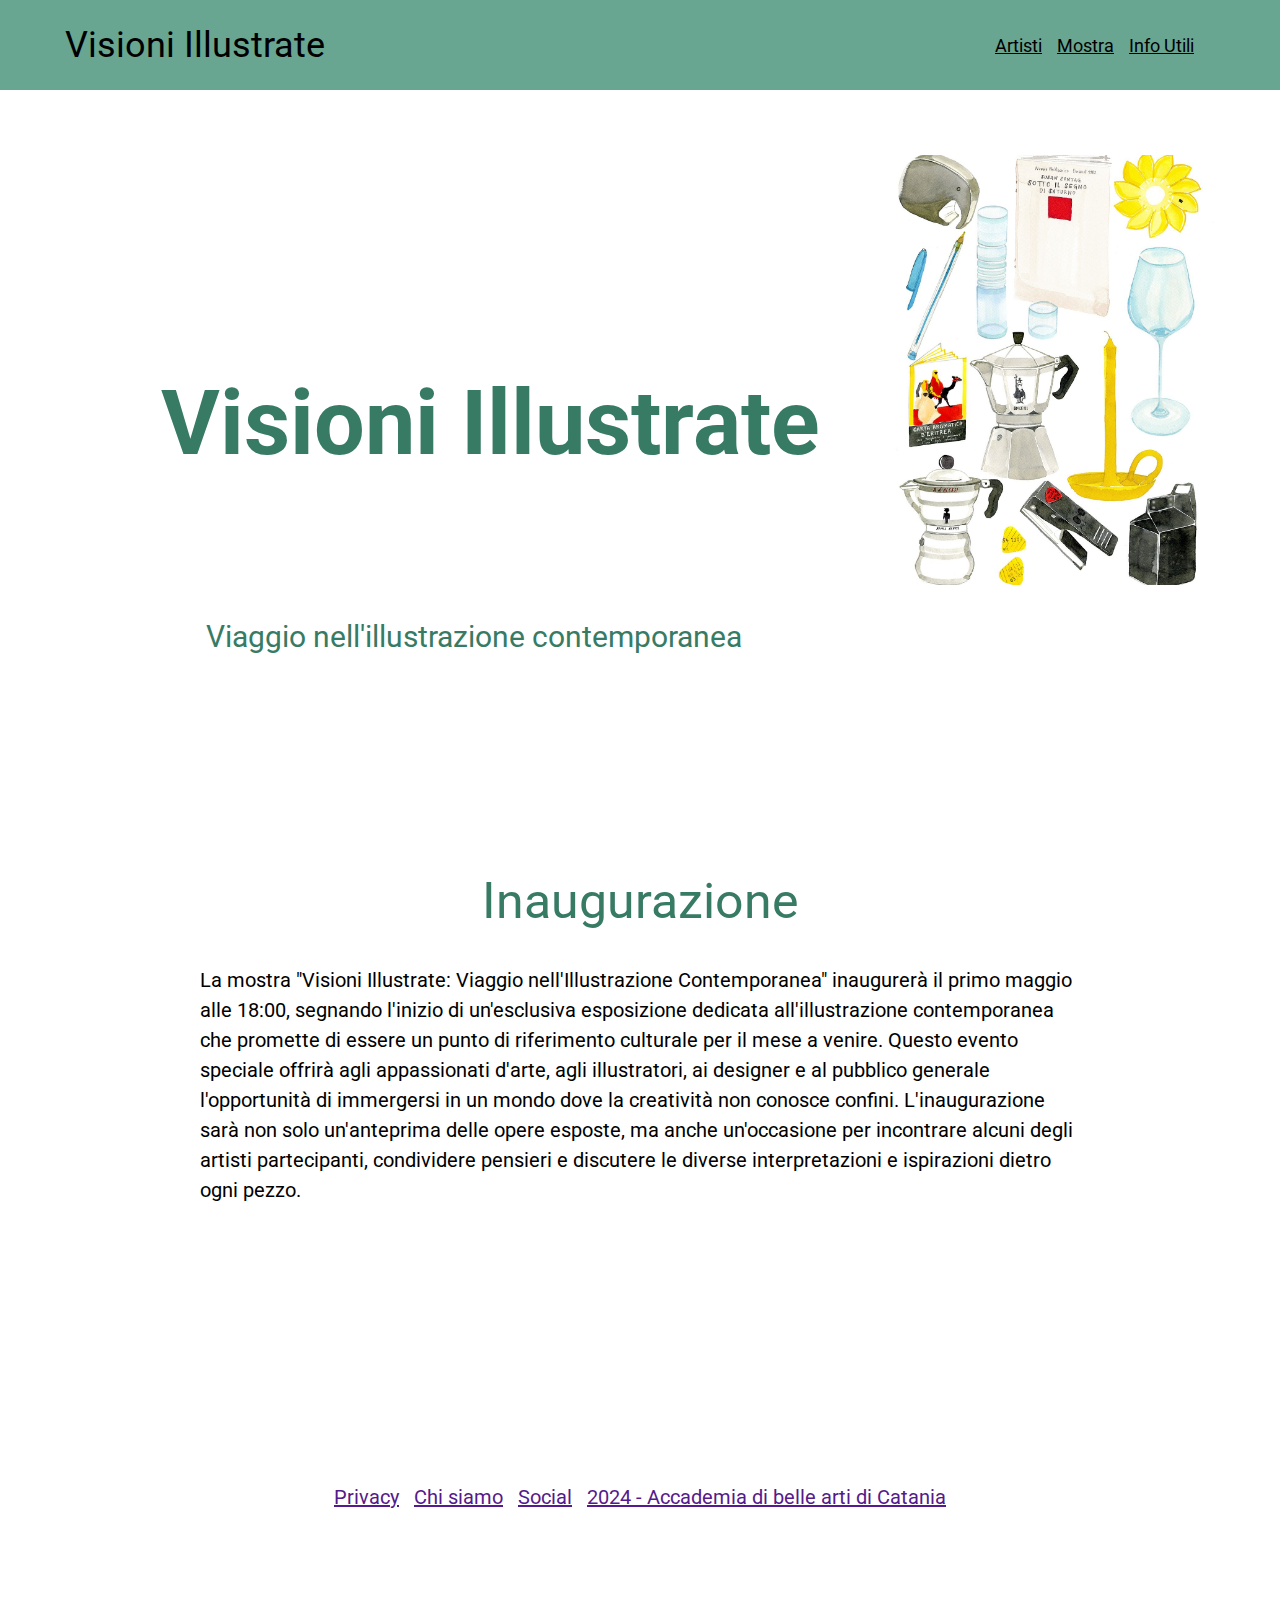
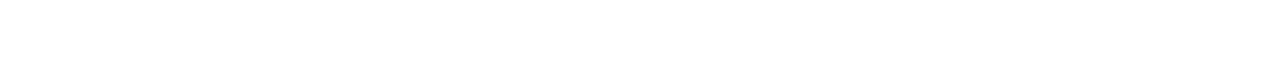
<file: index.html>
<!DOCTYPE html>
<html lang="en">
<head>
    <meta charset="UTF-8">
    <meta name="viewport" content="width=device-width, initial-scale=1.0">
    <title>Visioni Illustrate</title>
    <link rel="stylesheet" href="css/style.css">
    <link rel="preconnect" href="https://fonts.googleapis.com">
<link rel="preconnect" href="https://fonts.gstatic.com" crossorigin>
<link href="https://fonts.googleapis.com/css2?family=Roboto:ital,wght@0,100;0,300;0,400;0,500;0,700;0,900;1,100;1,300;1,400;1,500;1,700;1,900&display=swap" rel="stylesheet">
</head>
<body>
    <header> 
      <div class="contenitore"> 
        <a href="index.html" class="home">Visioni Illustrate</a>
      <nav> 
        <ul>
    <li><a href="artisti.html">Artisti</a></li>
    <li><a href="mostra.html">Mostra</a></li>
    <li><a href="info utili.html">Info Utili</a></li>
        </ul>
      </nav>
    </div>

    </header>
     <main>
        <section class="primafoto">

               <div class="testidue"> 
                  <h1> Visioni Illustrate </h1>
                  <h2> Viaggio nell'illustrazione contemporanea</h2>
                </div>

                 <div class="fotoiniziale">
                    <img src="immagini es mostra/Handsome-Frank-Emily Robertson (2).jpg" alt="">
                 </div>
         </section>
   
  <section> 
    <div class="titoloinaugurazione">
    <p3> Inaugurazione</p3> 
    </div>
    
    <div class="testoinaugurazione">
     <p4>La mostra "Visioni Illustrate: Viaggio nell'Illustrazione Contemporanea" inaugurerà il primo maggio alle 18:00, segnando l'inizio di un'esclusiva esposizione dedicata all'illustrazione contemporanea che promette di essere un punto di riferimento culturale per il mese a venire. Questo evento speciale offrirà agli appassionati d'arte, agli illustratori, ai designer e al pubblico generale l'opportunità di immergersi in un mondo dove la creatività non conosce confini. L'inaugurazione sarà non solo un'anteprima delle opere esposte, ma anche un'occasione per incontrare alcuni degli artisti partecipanti, condividere pensieri e discutere le diverse interpretazioni e ispirazioni dietro ogni pezzo.</p4>
    </div>
   </section>
</main>
    
    <footer>
    <nav> 
        <ul> 
            <li><a href="">Privacy</a></li>
            <li><a href="">Chi siamo</a></li>
            <li><a href="">Social</a></li>
            <li><a href="">2024 - Accademia di belle arti di Catania </a></li>
        </ul>
    </nav>
    </footer>   
</body>
</html>
</file>
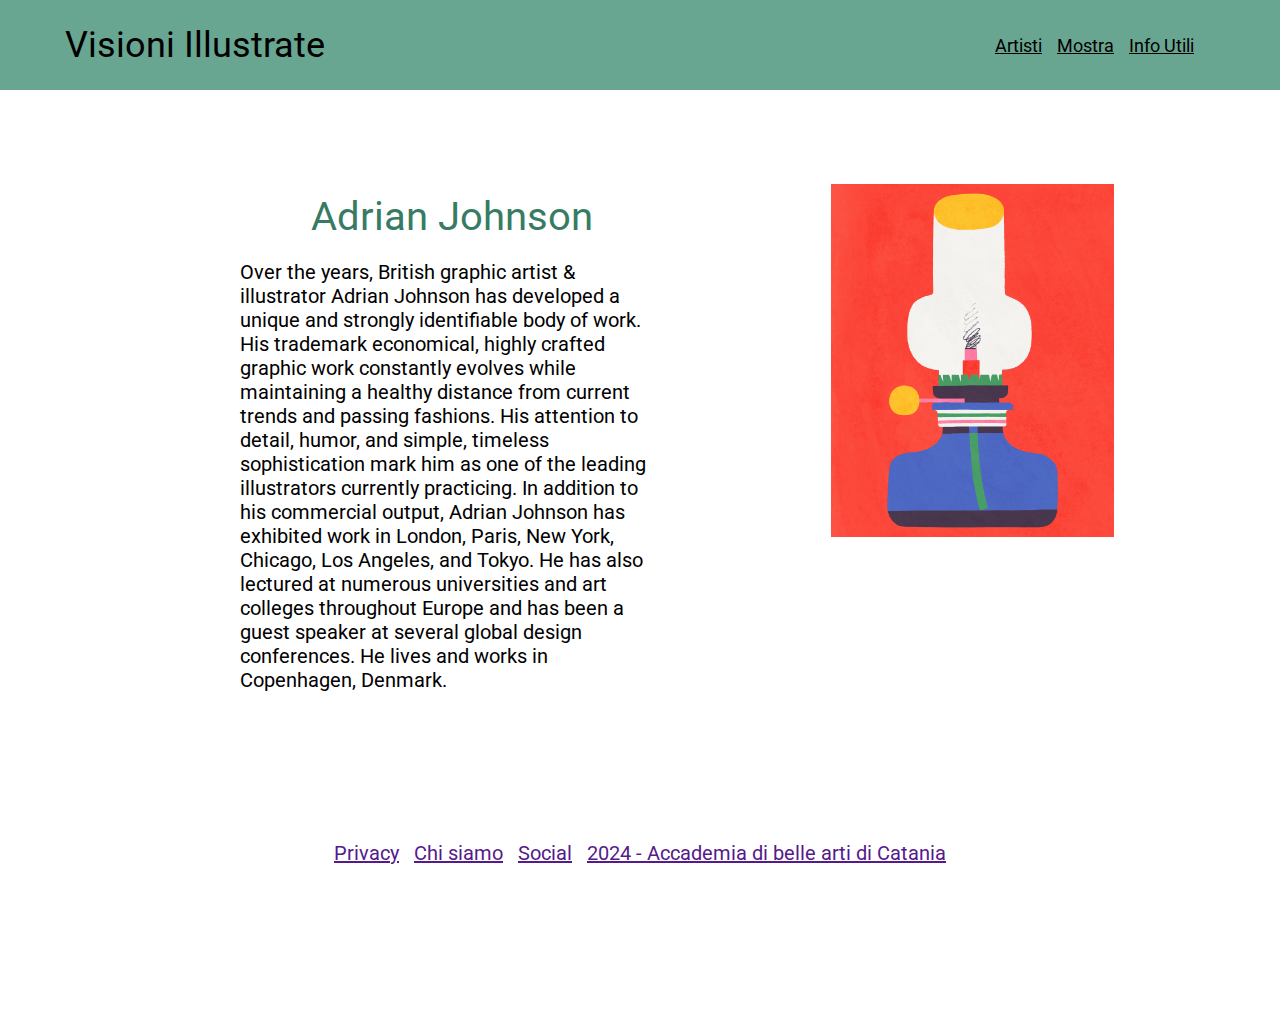
<file: Adrian Johnson.html>
<!DOCTYPE html>
<html lang="en">
<head>
    <meta charset="UTF-8">
    <meta name="viewport" content="width=device-width, initial-scale=1.0">
    <title>Visioni Illustrate</title>
    <link rel="stylesheet" href="css/style.css">
    <link rel="preconnect" href="https://fonts.googleapis.com">
    <link rel="preconnect" href="https://fonts.gstatic.com" crossorigin>
    <link href="https://fonts.googleapis.com/css2?family=Roboto:ital,wght@0,100;0,300;0,400;0,500;0,700;0,900;1,100;1,300;1,400;1,500;1,700;1,900&display=swap" rel="stylesheet">
</head>
<body>
    <header> 
      <div class="contenitore"> 
        <a href="index.html" class="home">Visioni Illustrate</a>
      <nav> 
        <ul>
    <li><a href="artisti.html">Artisti</a></li>
    <li><a href="mostra.html">Mostra</a></li>
    <li><a href="info utili.html">Info Utili</a></li>
        </ul>
      </nav>
    </div>
    </header>

<section class="artista">
    <div class="cartella">
        <h1>Adrian Johnson</h1>
        <p>Over the years, British graphic artist & illustrator Adrian Johnson has developed a unique and strongly identifiable body of work. His trademark economical, highly crafted graphic work constantly evolves while maintaining a healthy distance from current trends and passing fashions. His attention to detail, humor, and simple, timeless sophistication mark him as one of the leading illustrators currently practicing.
          In addition to his commercial output, Adrian Johnson has exhibited work in London, Paris, New York, Chicago, Los Angeles, and Tokyo. He has also lectured at numerous universities and art colleges throughout Europe and has been a guest speaker at several global design conferences. He lives and works in Copenhagen, Denmark.</p>
    </div>
     <div class="immartistauno">
        <img src="immagini es mostra/AP_Adrian_Johnson_BURNT_OUT_2x.jpg">
     </div>
    
    </section>

    <footer>
        <nav> 
            <ul> 
                <li><a href="">Privacy</a></li>
                <li><a href="">Chi siamo</a></li>
                <li><a href="">Social</a></li>
                <li><a href="">2024 - Accademia di belle arti di Catania </a></li>
            </ul>
        </nav>
        </footer
</file>
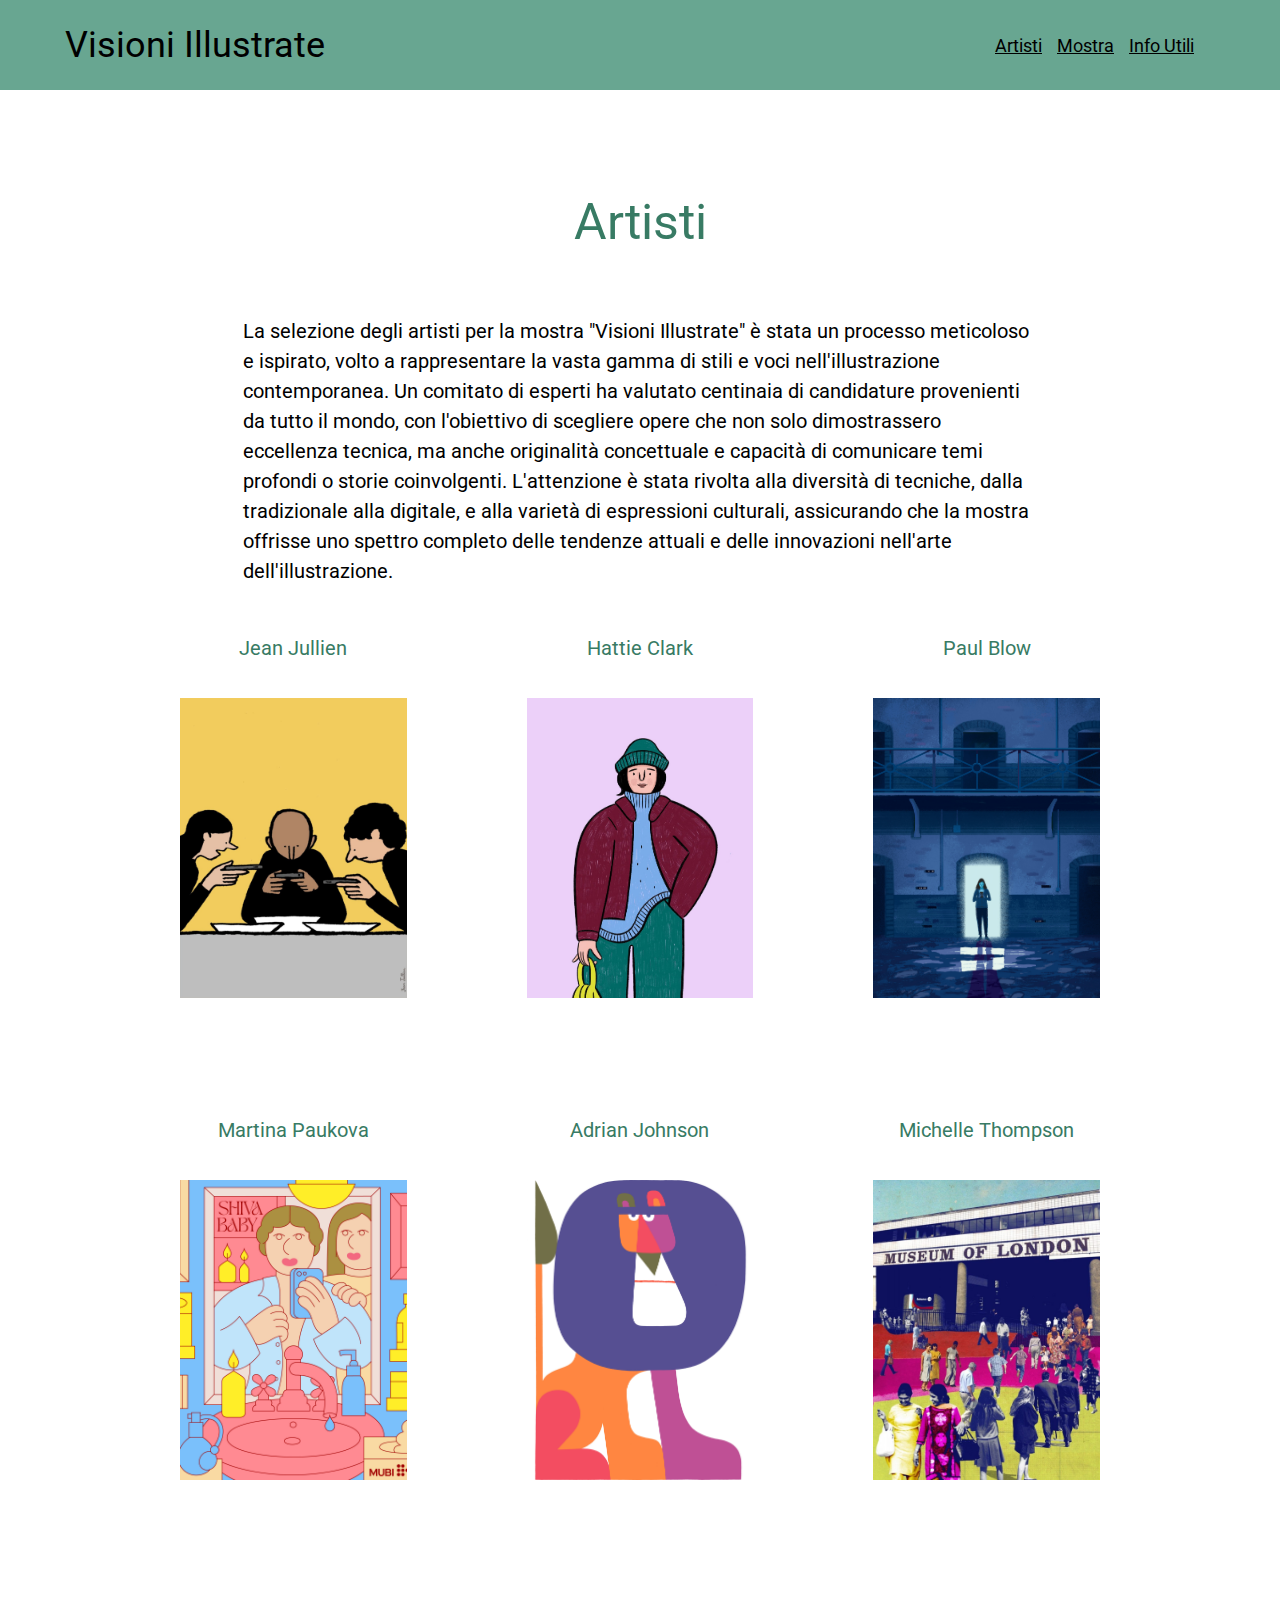
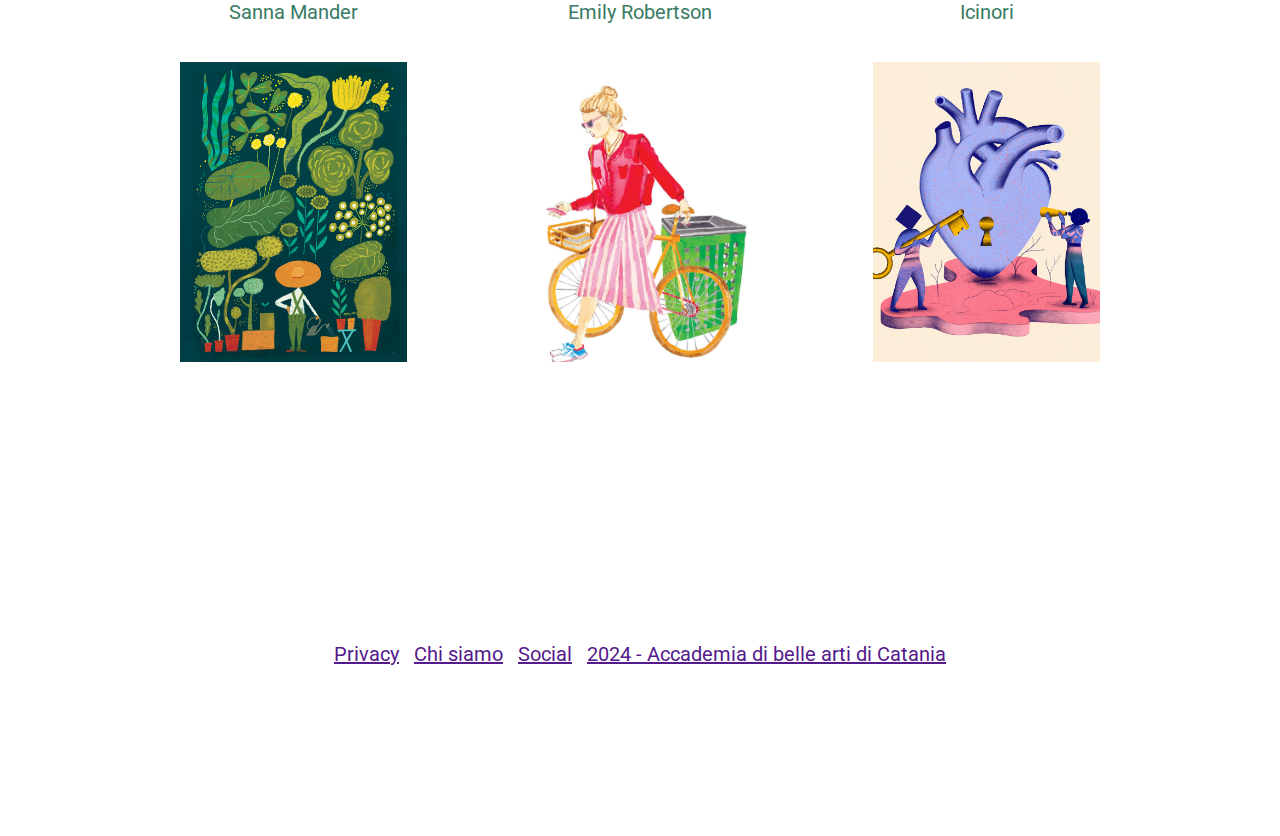
<file: artisti.html>
<!DOCTYPE html>
<html lang="en">
    <head>
        <meta charset="UTF-8">
        <meta name="viewport" content="width=device-width, initial-scale=1.0">
        <title>Visioni Illustrate</title>
        <link rel="stylesheet" href="css/style.css">
        <link rel="preconnect" href="https://fonts.googleapis.com">
        <link rel="preconnect" href="https://fonts.gstatic.com" crossorigin>
        <link href="https://fonts.googleapis.com/css2?family=Roboto:ital,wght@0,100;0,300;0,400;0,500;0,700;0,900;1,100;1,300;1,400;1,500;1,700;1,900&display=swap" rel="stylesheet">
    </head>
    <body>
        <header> 
            <div class="contenitore"> 
              <a href="index.html" class="home">Visioni Illustrate</a>
            <nav> 
              <ul>
          <li><a href="artisti.html">Artisti</a></li>
          <li><a href="mostra.html">Mostra</a></li>
          <li><a href="info utili.html">Info Utili</a></li>
              </ul>
            </nav>
          </div>
        </header>
         <main>
        
        <section class="home-artisti">
          <div>
            <h1>Artisti </h1>
            <p> La selezione degli artisti per la mostra "Visioni Illustrate" è stata un processo meticoloso e ispirato, volto a rappresentare la vasta gamma di stili e voci nell'illustrazione contemporanea. Un comitato di esperti ha valutato centinaia di candidature provenienti da tutto il mondo, con l'obiettivo di scegliere opere che non solo dimostrassero eccellenza tecnica, ma anche originalità concettuale e capacità di comunicare temi profondi o storie coinvolgenti. 
            L'attenzione è stata rivolta alla diversità di tecniche, dalla tradizionale alla digitale, e alla varietà di espressioni culturali, assicurando che la mostra offrisse uno spettro completo delle tendenze attuali e delle innovazioni nell'arte dell'illustrazione.
            </p>
            </div>
       </section>
         </main>

    
          <section class="artisticonfoto">
    
          <div>
          <h2><a href="Jean Jullien.html">Jean Jullien</a></h2>
          <img src="immagini es mostra/Handsome-Frank-Jean Jullien (2).jpg" alt="">
          </div>
        
          <div>
            <h2><a href="Hattie Clark.html">Hattie Clark</a></h2>
          <img src="immagini es mostra/Handsome-Frank-Hattie Clark (2).jpg" alt="">
          </div>
          <div>
            <h2><a href="Paul Blow.html">Paul Blow</a></h2>
            <img src="immagini es mostra/Handsome-Frank-Paul Blow (2).jpg" alt=""> 
          </div>
           <div>
            <h2><a href="martina paukova.html">Martina Paukova</a></h2>  
            <img src="immagini es mostra/AP_Martina_Paukova_MUBI-scaled.jpg" alt="">    
          </div>
         <div>
            <h2><a href="Adrian Johnson.html">Adrian Johnson</a></h2> 
            <img src="immagini es mostra/AP_Adrian_Johnson_LOCKDOWN_LION_2x-scaled.jpg" alt="">   
         </div>
         <div>
            <h2><a href="Michelle Thompson.html">Michelle Thompson</a></h2>
            <img src="immagini es mostra/Handsome-Frank-Michelle Thompson (6).jpg" alt="">    
        </div>
        <div>
            <h2><a href="Sanna Mander.html">Sanna Mander</a></h2>
            <img src="immagini es mostra/AP_Sanna_Mander_daydreaming_06_2x.jpg" alt="">    
        </div>
        <div>
            <h2><a href="Emily Robertson.html">Emily Robertson</a></h2>
            <img src="immagini es mostra/Handsome-Frank-Emily Robertson (3).jpg" alt="">       
        </div>
        <div>
            <h2><a href="icinori.html">Icinori</a></h2>   
            <img src="immagini es mostra/AP_Icinori_MOXIE_2_2x.jpg" alt="">  
        </div>
    </section>



    <footer>
        <nav> 
            <ul> 
                <li><a href="">Privacy</a></li>
                <li><a href="">Chi siamo</a></li>
                <li><a href="">Social</a></li>
                <li><a href="">2024 - Accademia di belle arti di Catania </a></li>
            </ul>
        </nav>
    </footer>    
</body>
</html>
</file>
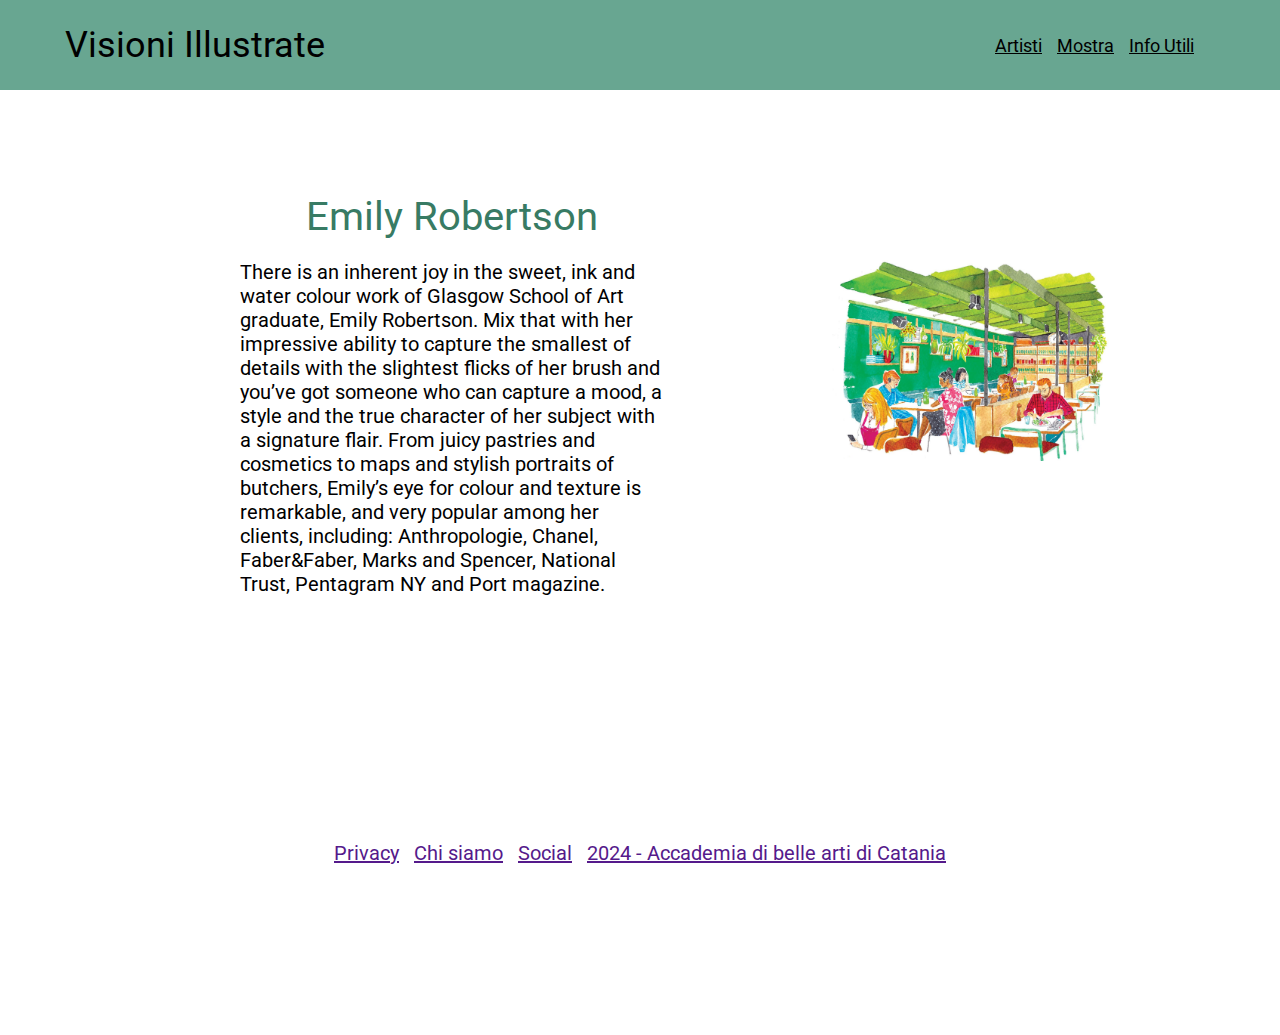
<file: Emily Robertson.html>
<!DOCTYPE html>
<html lang="en">
<head>
    <meta charset="UTF-8">
    <meta name="viewport" content="width=device-width, initial-scale=1.0">
    <title>Visioni Illustrate</title>
    <link rel="stylesheet" href="css/style.css">
    <link rel="preconnect" href="https://fonts.googleapis.com">
    <link rel="preconnect" href="https://fonts.gstatic.com" crossorigin>
    <link href="https://fonts.googleapis.com/css2?family=Roboto:ital,wght@0,100;0,300;0,400;0,500;0,700;0,900;1,100;1,300;1,400;1,500;1,700;1,900&display=swap" rel="stylesheet">
</head>
<body>
    <header> 
      <div class="contenitore"> 
        <a href="index.html" class="home">Visioni Illustrate</a>
      <nav> 
        <ul>
    <li><a href="artisti.html">Artisti</a></li>
    <li><a href="mostra.html">Mostra</a></li>
    <li><a href="info utili.html">Info Utili</a></li>
        </ul>
      </nav>
    </div>
    </header>

<section class="artista">
    <div class="cartella">
        <h1>Emily Robertson</h1>
        <p>There is an inherent joy in the sweet, ink and water colour work of Glasgow School of Art graduate, Emily Robertson. Mix that with her impressive ability to capture the smallest of details with the slightest flicks of her brush and you’ve got someone who can capture a mood, a style and the true character of her subject with a signature flair.
            From juicy pastries and cosmetics to maps and stylish portraits of butchers, Emily’s eye for colour and texture is remarkable, and very popular among her clients, including: Anthropologie, Chanel, Faber&Faber, Marks and Spencer, National Trust, Pentagram NY and Port magazine.</p>
    </div>
     <div class="immartistauno">
        <img src="immagini es mostra/Handsome-Frank-Emily Robertson (6).jpg">
     </div>
    
    </section>

    <footer>
        <nav> 
            <ul> 
                <li><a href="">Privacy</a></li>
                <li><a href="">Chi siamo</a></li>
                <li><a href="">Social</a></li>
                <li><a href="">2024 - Accademia di belle arti di Catania </a></li>
            </ul>
        </nav>
        </footer
</file>
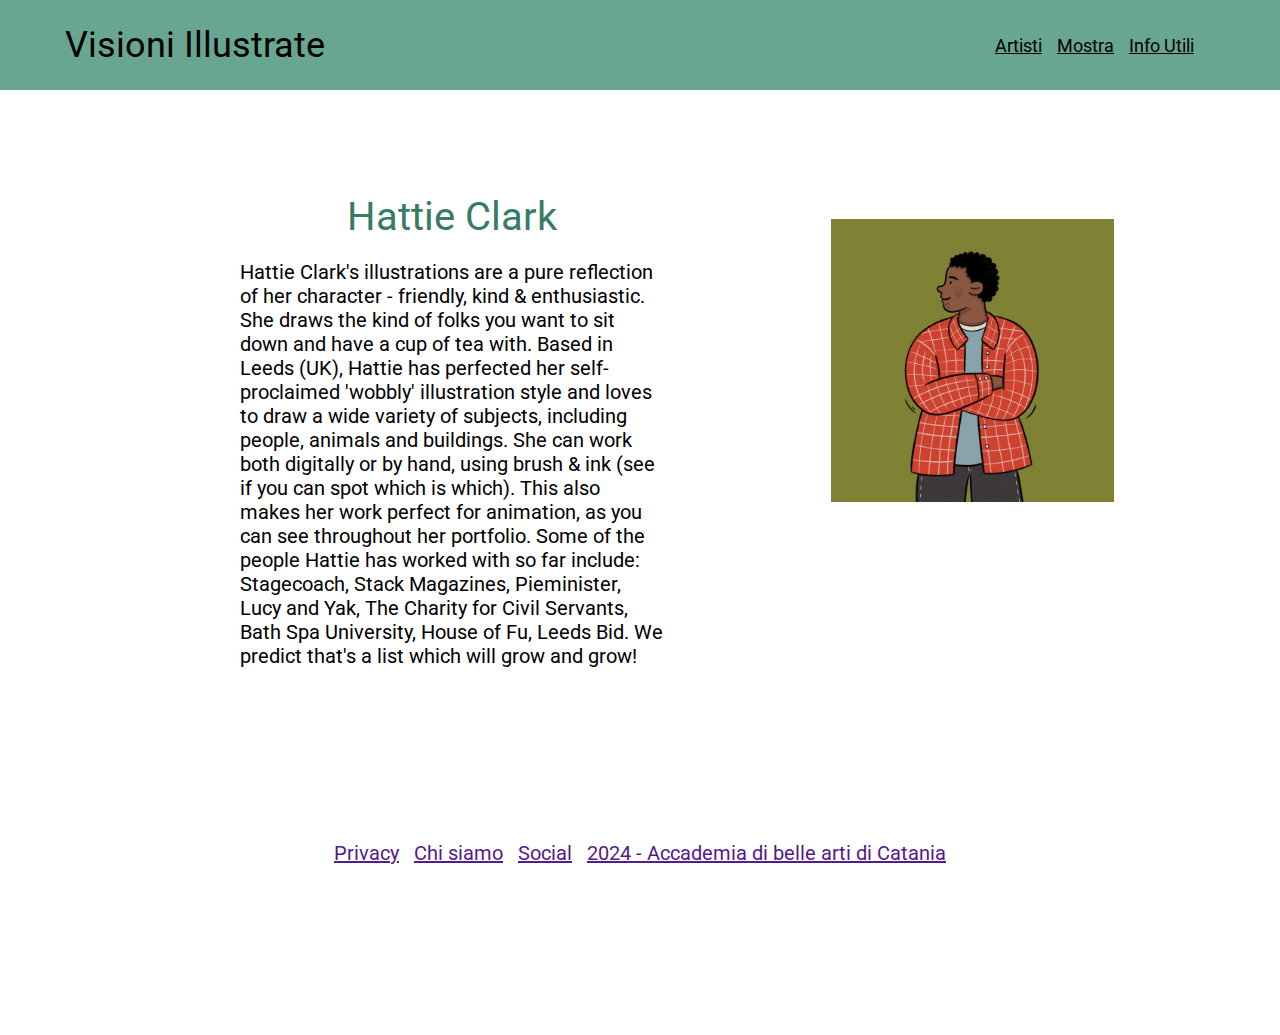
<file: Hattie Clark.html>
<!DOCTYPE html>
<html lang="en">
<head>
    <meta charset="UTF-8">
    <meta name="viewport" content="width=device-width, initial-scale=1.0">
    <title>Visioni Illustrate</title>
    <link rel="stylesheet" href="css/style.css">
    <link rel="preconnect" href="https://fonts.googleapis.com">
    <link rel="preconnect" href="https://fonts.gstatic.com" crossorigin>
    <link href="https://fonts.googleapis.com/css2?family=Roboto:ital,wght@0,100;0,300;0,400;0,500;0,700;0,900;1,100;1,300;1,400;1,500;1,700;1,900&display=swap" rel="stylesheet">
</head>
<body>
    <header> 
      <div class="contenitore"> 
        <a href="index.html" class="home">Visioni Illustrate</a>
      <nav> 
        <ul>
    <li><a href=artisti.html">Artisti</a></li>
    <li><a href="mostra.html">Mostra</a></li>
    <li><a href="info utili.html">Info Utili</a></li>
        </ul>
      </nav>
    </div>
    </header>

<section class="artista">
    <div class="cartella">
        <h1>Hattie Clark</h1>
        <p>Hattie Clark's illustrations are a pure reflection of her character - friendly, kind & enthusiastic. She draws the kind of folks you want to sit down and have a cup of tea with. Based in Leeds (UK), Hattie has perfected her self-proclaimed 'wobbly' illustration style and loves to draw a wide variety of subjects, including people, animals and buildings. She can work both digitally or by hand, using brush & ink (see if you can spot which is which). This also makes her work perfect for animation, as you can see throughout her portfolio.
            Some of the people Hattie has worked with so far include: Stagecoach, Stack Magazines, Pieminister, Lucy and Yak, The Charity for Civil Servants, Bath Spa University, House of Fu, Leeds Bid. We predict that's a list which will grow and grow!</p>
    </div>
     <div class="immartistauno">
        <img src="immagini es mostra/Handsome-Frank-Hattie Clark (5).jpg">
     </div>
    
    </section>

    <footer>
        <nav> 
            <ul> 
                <li><a href="">Privacy</a></li>
                <li><a href="">Chi siamo</a></li>
                <li><a href="">Social</a></li>
                <li><a href="">2024 - Accademia di belle arti di Catania </a></li>
            </ul>
        </nav>
        </footer
</file>
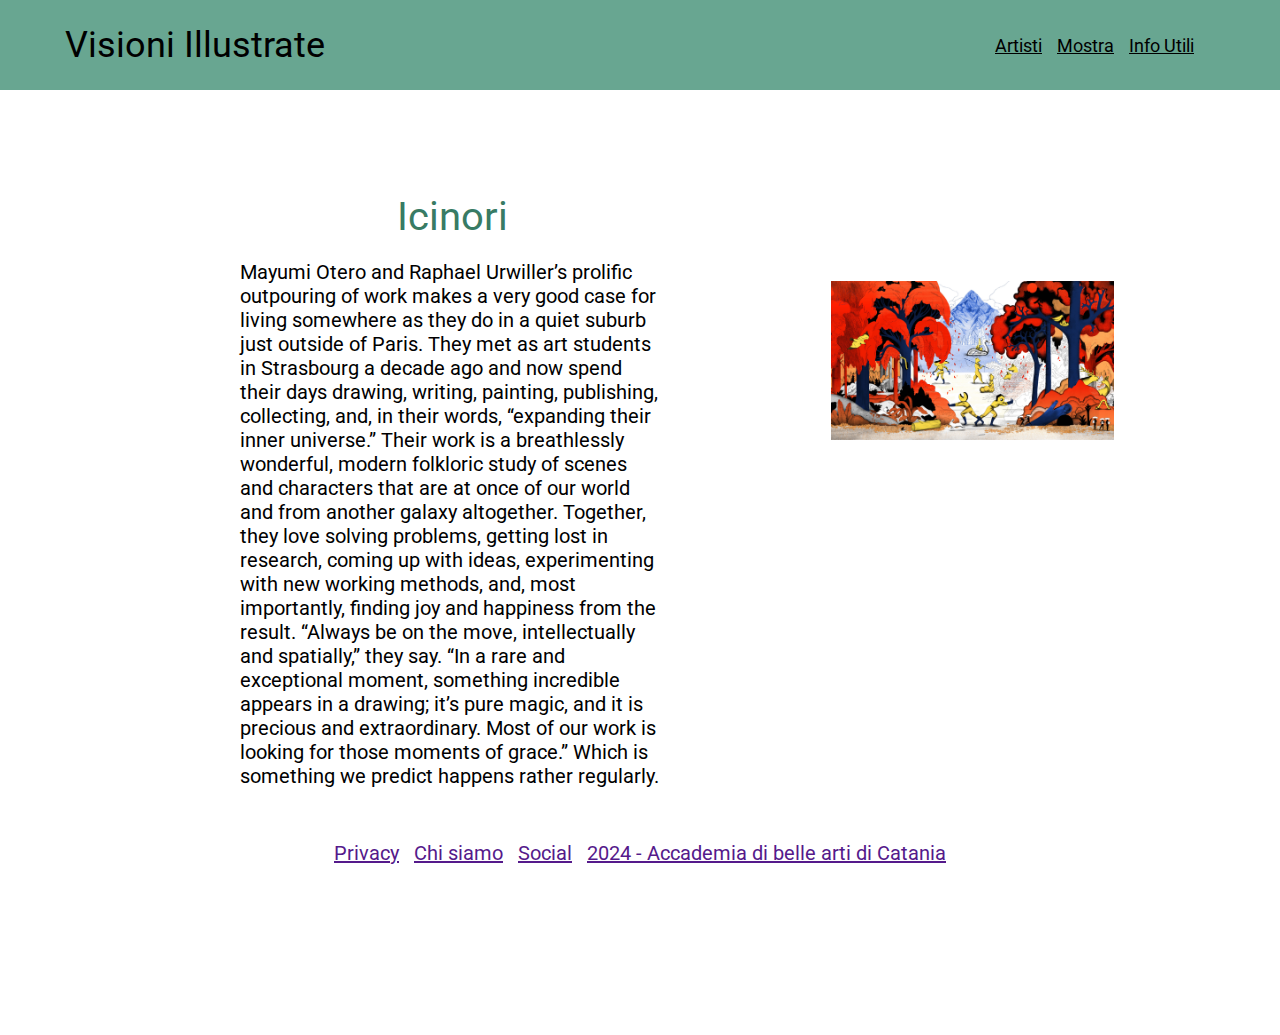
<file: icinori.html>
<!DOCTYPE html>
<html lang="en">
<head>
    <meta charset="UTF-8">
    <meta name="viewport" content="width=device-width, initial-scale=1.0">
    <title>Visioni Illustrate</title>
    <link rel="stylesheet" href="css/style.css">
    <link rel="preconnect" href="https://fonts.googleapis.com">
    <link rel="preconnect" href="https://fonts.gstatic.com" crossorigin>
    <link href="https://fonts.googleapis.com/css2?family=Roboto:ital,wght@0,100;0,300;0,400;0,500;0,700;0,900;1,100;1,300;1,400;1,500;1,700;1,900&display=swap" rel="stylesheet">
</head>
<body>
    <header> 
      <div class="contenitore"> 
        <a href="index.html" class="home">Visioni Illustrate</a>
      <nav> 
        <ul>
    <li><a href="artisti.html">Artisti</a></li>
    <li><a href="mostra.html">Mostra</a></li>
    <li><a href="info utili.html">Info Utili</a></li>
        </ul>
      </nav>
    </div>
    </header>

<section class="artista">
    <div class="cartella">
        <h1>Icinori</h1>
        <p>Mayumi Otero and Raphael Urwiller’s prolific outpouring of work makes a very good case for living somewhere as they do in a quiet suburb just outside of Paris. They met as art students in Strasbourg a decade ago and now spend their days drawing, writing, painting, publishing, collecting, and, in their words, “expanding their inner universe.” Their work is a breathlessly wonderful, modern folkloric study of scenes and characters that are at once of our world and from another galaxy altogether. Together, they love solving problems, getting lost in research, coming up with ideas, experimenting with new working methods, and, most importantly, finding joy and happiness from the result. “Always be on the move, intellectually and spatially,” they say. “In a rare and exceptional moment, something incredible appears in a drawing; it’s pure magic, and it is precious and extraordinary. Most of our work is looking for those moments of grace.” Which is something we predict happens rather regularly.</p>
    </div>
     <div class="immartistauno">
        <img src="immagini es mostra/AP_Icinori_ET-PUIS_PRINT_3_2x.jpg">
     </div>
    
    </section>

    <footer>
        <nav> 
            <ul> 
                <li><a href="">Privacy</a></li>
                <li><a href="">Chi siamo</a></li>
                <li><a href="">Social</a></li>
                <li><a href="">2024 - Accademia di belle arti di Catania </a></li>
            </ul>
        </nav>
        </footer
</file>
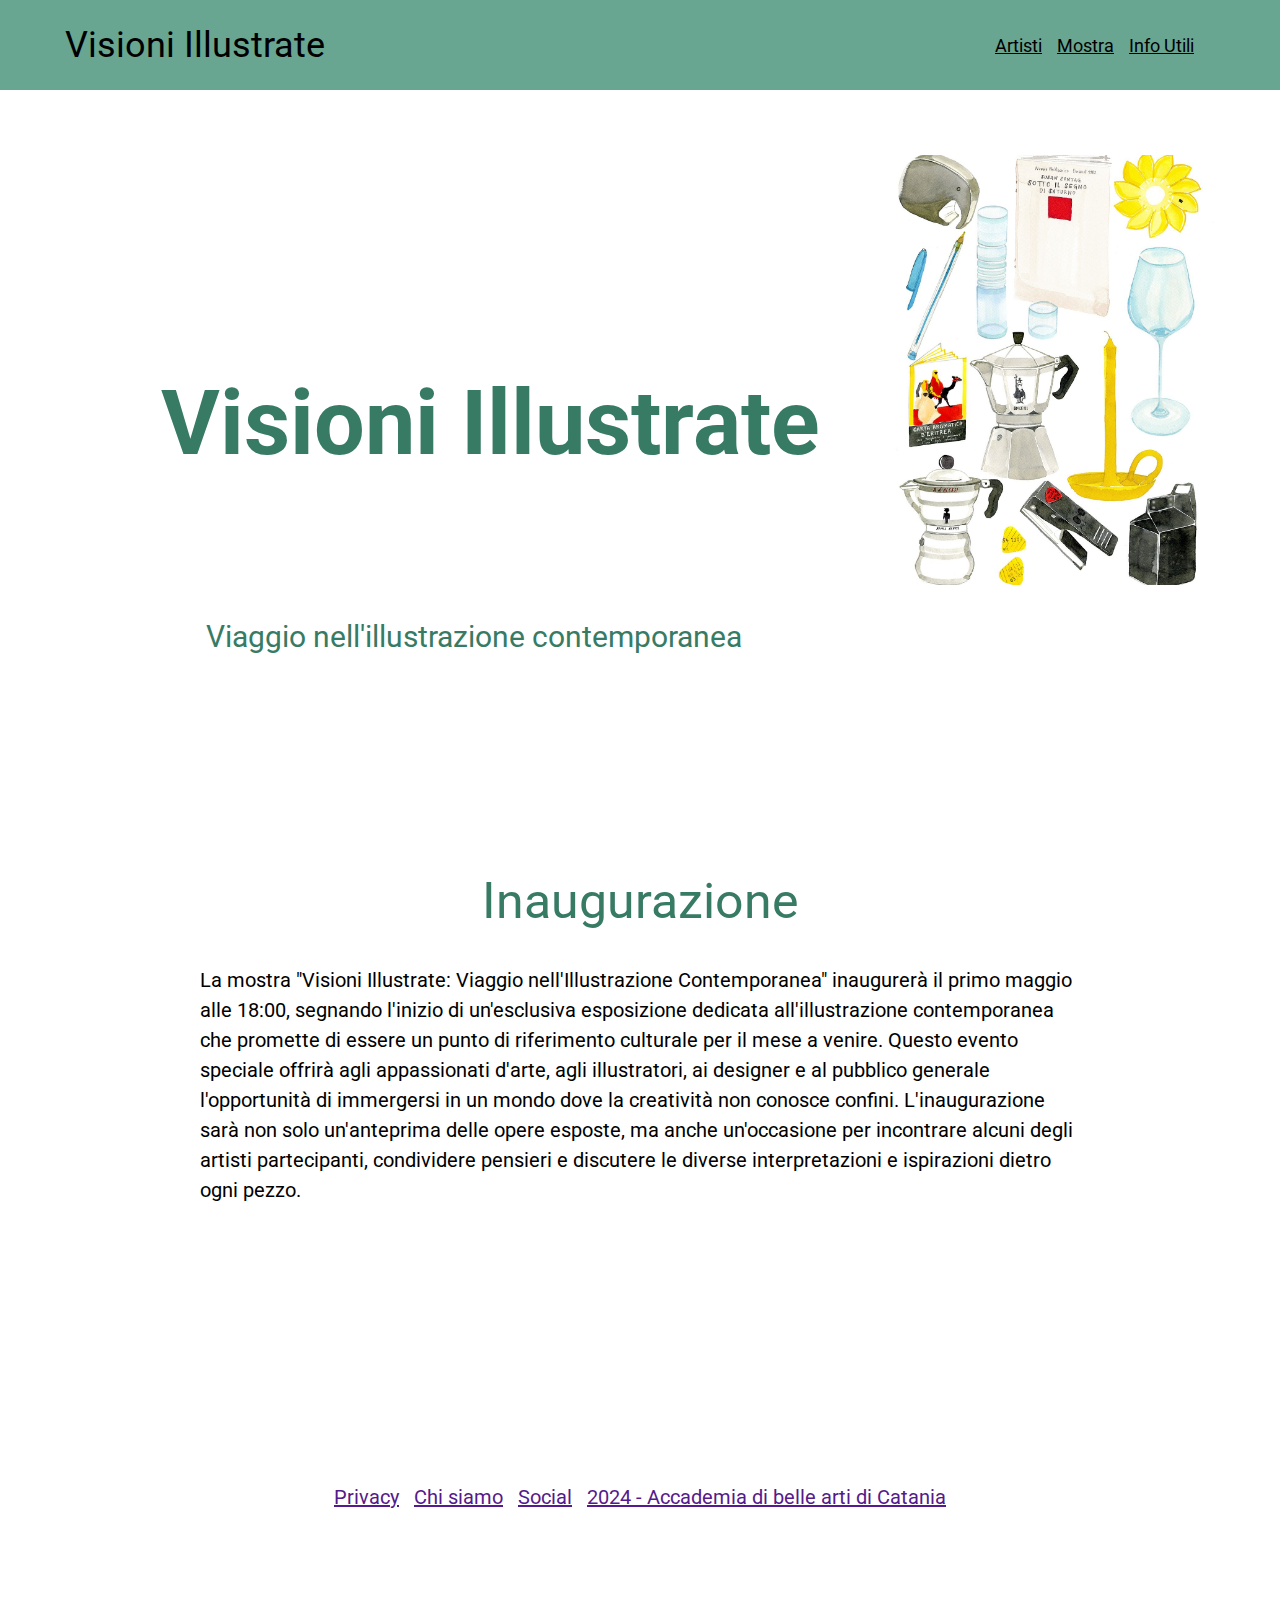
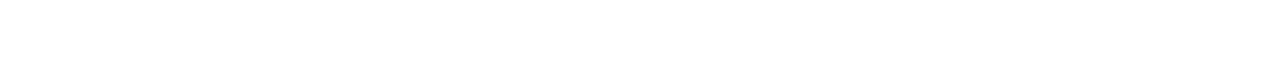
<file: indeex.html>
<!DOCTYPE html>
<html lang="en">
<head>
    <meta charset="UTF-8">
    <meta name="viewport" content="width=device-width, initial-scale=1.0">
    <title>Visioni Illustrate</title>
    <link rel="stylesheet" href="css/style.css">
    <link rel="preconnect" href="https://fonts.googleapis.com">
<link rel="preconnect" href="https://fonts.gstatic.com" crossorigin>
<link href="https://fonts.googleapis.com/css2?family=Roboto:ital,wght@0,100;0,300;0,400;0,500;0,700;0,900;1,100;1,300;1,400;1,500;1,700;1,900&display=swap" rel="stylesheet">
</head>
<body>
    <header> 
      <div class="contenitore"> 
        <a href="indeex.html" class="home">Visioni Illustrate</a>
      <nav> 
        <ul>
    <li><a href="artisti.html">Artisti</a></li>
    <li><a href="mostra.html">Mostra</a></li>
    <li><a href="info utili.html">Info Utili</a></li>
        </ul>
      </nav>
    </div>

    </header>
     <main>
        <section class="primafoto">

               <div class="testidue"> 
                  <h1> Visioni Illustrate </h1>
                  <h2> Viaggio nell'illustrazione contemporanea</h2>
                </div>

                 <div class="fotoiniziale">
                    <img src="immagini es mostra/Handsome-Frank-Emily Robertson (2).jpg" alt="">
                 </div>
         </section>
   
  <section> 
    <div class="titoloinaugurazione">
    <p3> Inaugurazione</p3> 
    </div>
    
    <div class="testoinaugurazione">
     <p4>La mostra "Visioni Illustrate: Viaggio nell'Illustrazione Contemporanea" inaugurerà il primo maggio alle 18:00, segnando l'inizio di un'esclusiva esposizione dedicata all'illustrazione contemporanea che promette di essere un punto di riferimento culturale per il mese a venire. Questo evento speciale offrirà agli appassionati d'arte, agli illustratori, ai designer e al pubblico generale l'opportunità di immergersi in un mondo dove la creatività non conosce confini. L'inaugurazione sarà non solo un'anteprima delle opere esposte, ma anche un'occasione per incontrare alcuni degli artisti partecipanti, condividere pensieri e discutere le diverse interpretazioni e ispirazioni dietro ogni pezzo.</p4>
    </div>
   </section>
</main>
    
    <footer>
    <nav> 
        <ul> 
            <li><a href="">Privacy</a></li>
            <li><a href="">Chi siamo</a></li>
            <li><a href="">Social</a></li>
            <li><a href="">2024 - Accademia di belle arti di Catania </a></li>
        </ul>
    </nav>
    </footer>   
</body>
</html>
</file>
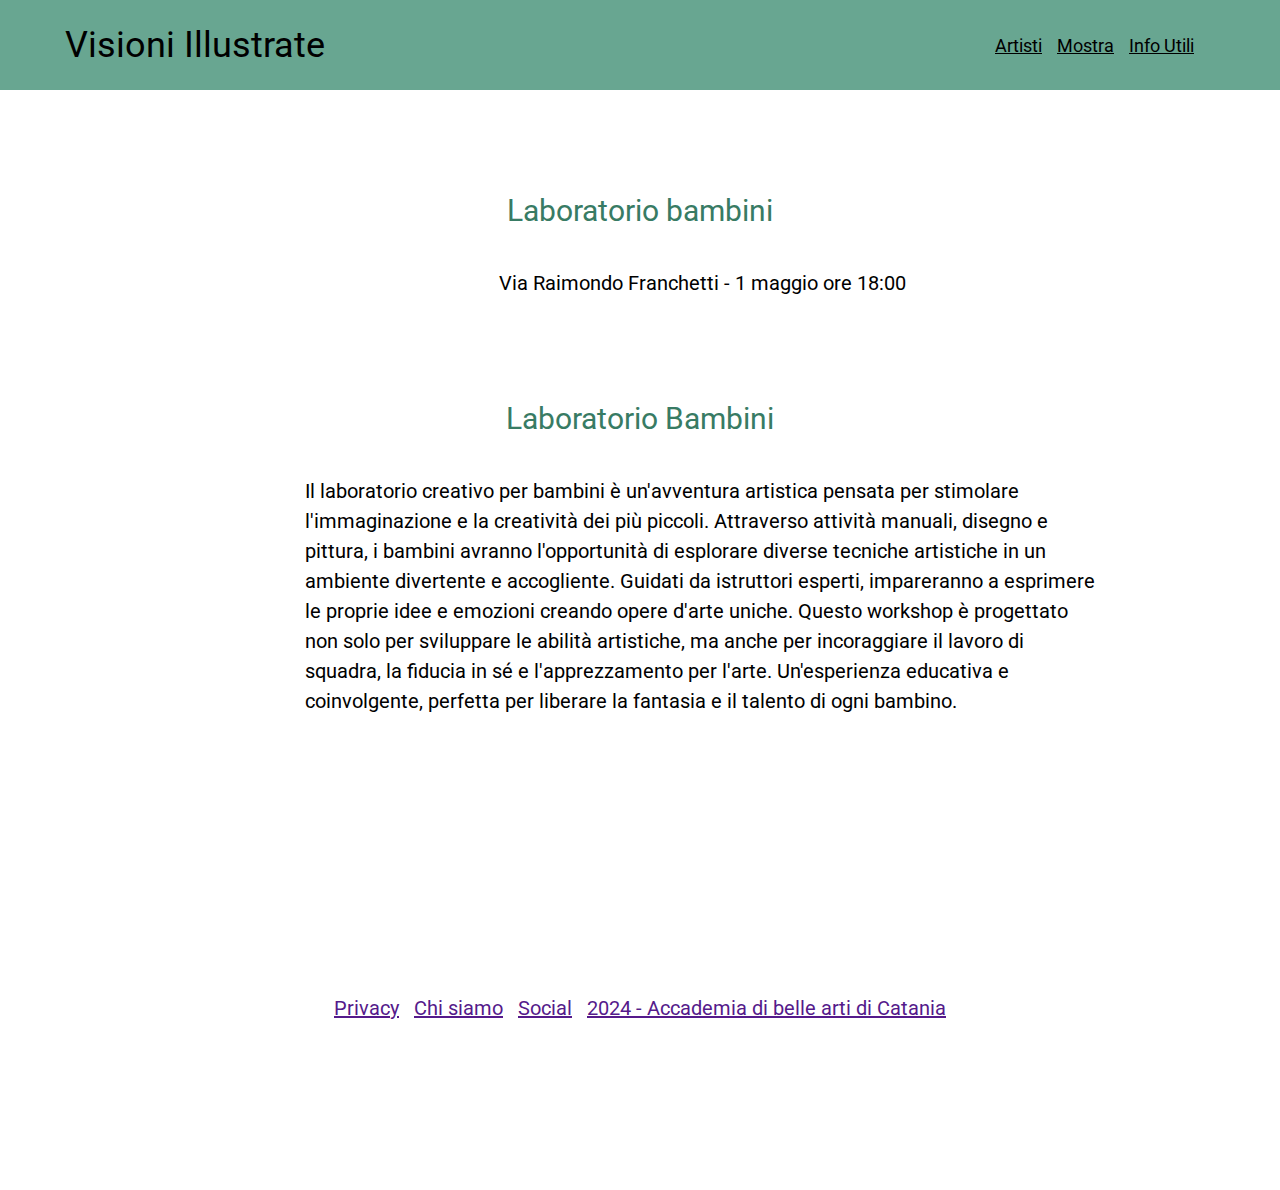
<file: info utili.html>
<!DOCTYPE html>
<html lang="en">
<head>
    <meta charset="UTF-8">
    <meta name="viewport" content="width=device-width, initial-scale=1.0">
    <title>Visioni Illustrate</title>
    <link rel="stylesheet" href="css/style.css">
    <link rel="preconnect" href="https://fonts.googleapis.com">
<link rel="preconnect" href="https://fonts.gstatic.com" crossorigin>
<link href="https://fonts.googleapis.com/css2?family=Roboto:ital,wght@0,100;0,300;0,400;0,500;0,700;0,900;1,100;1,300;1,400;1,500;1,700;1,900&display=swap" rel="stylesheet">
</head>
<body>
    <header> 
      <div class="contenitore"> 
        <a href="index.html" class="home">Visioni Illustrate</a>
      <nav> 
        <ul>
    <li><a href="artisti.html">Artisti</a></li>
    <li><a href="mostra.html">Mostra</a></li>
    <li><a href="info utili.html">Info Utili</a></li>
        </ul>
      </nav>
    </div>

    </header>

      <main>

      <div class="comearrivare">
      <p>
        Laboratorio bambini
    </p>
  </div>

 <div class="indirizzo">
  <p>
    Via Raimondo Franchetti  - 1 maggio ore 18:00
  </p>
 </div>

 <div class="laboratoriobambini">
  <p> 
    Laboratorio Bambini
  </p>
 </div>

 <div class="testolaboratorio">
    <p2> Il laboratorio creativo per bambini è un'avventura artistica pensata per stimolare l'immaginazione e la creatività dei più piccoli. Attraverso attività manuali, disegno e pittura, i bambini avranno l'opportunità di esplorare diverse tecniche artistiche in un ambiente divertente e accogliente. Guidati da istruttori esperti, impareranno a esprimere le proprie idee e emozioni creando opere d'arte uniche. Questo workshop è progettato non solo per sviluppare le abilità artistiche, ma anche per incoraggiare il lavoro di squadra, la fiducia in sé e l'apprezzamento per l'arte. Un'esperienza educativa e coinvolgente, perfetta per liberare la fantasia e il talento di ogni bambino.</p2>
  </div>


 </main>
 <footer>
  <nav> 
      <ul> 
          <li><a href="">Privacy</a></li>
          <li><a href="">Chi siamo</a></li>
          <li><a href="">Social</a></li>
          <li><a href="">2024 - Accademia di belle arti di Catania </a></li>
      </ul>
  </nav>
  </footer> 
</body>
</html>
</file>
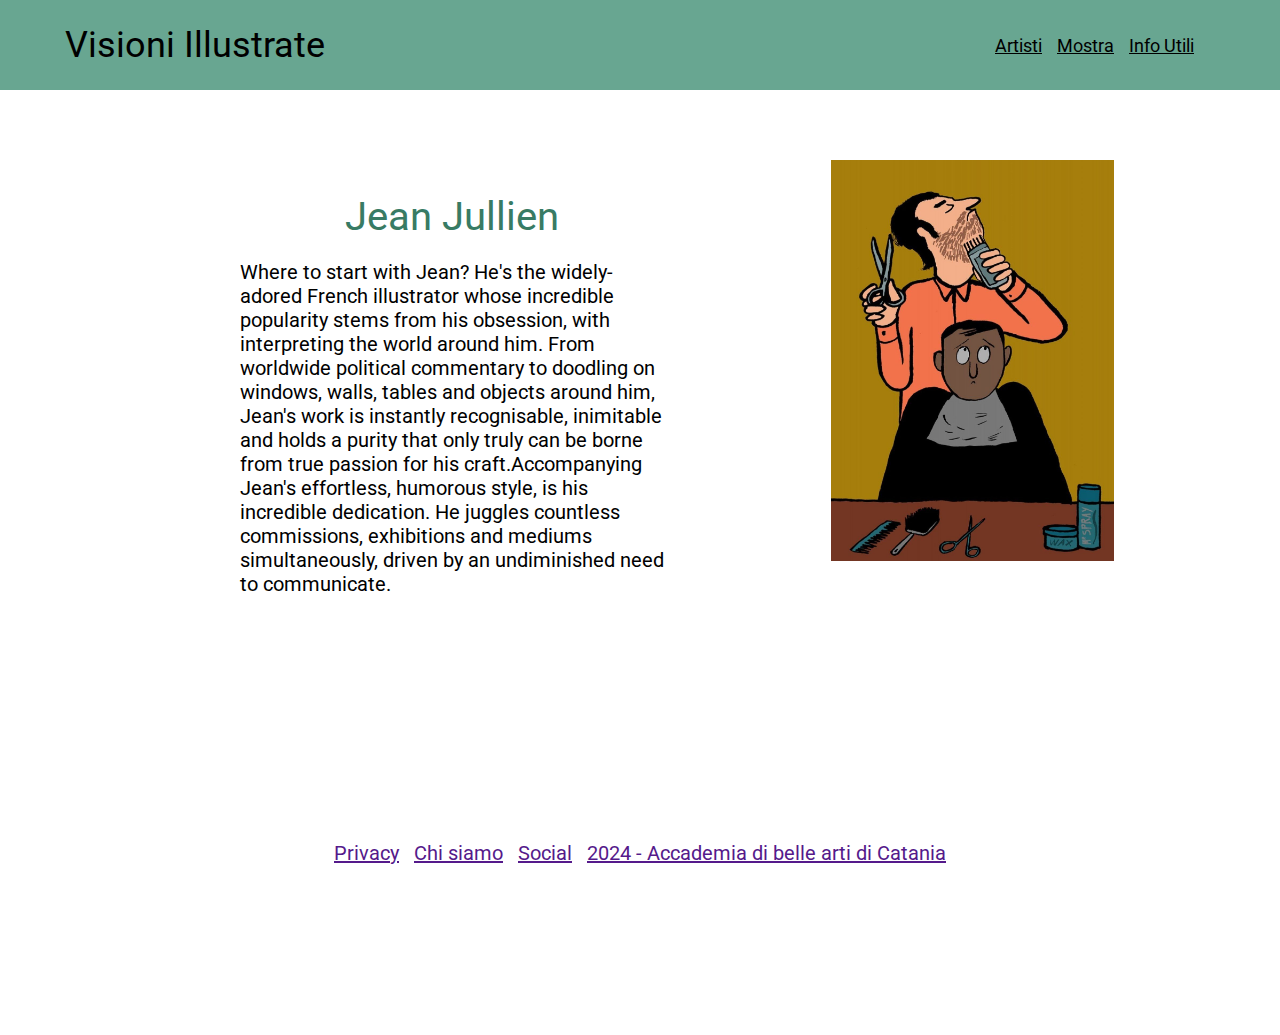
<file: Jean Jullien.html>
<!DOCTYPE html>
<html lang="en">
<head>
    <meta charset="UTF-8">
    <meta name="viewport" content="width=device-width, initial-scale=1.0">
    <title>Visioni Illustrate</title>
    <link rel="stylesheet" href="css/style.css">
    <link rel="preconnect" href="https://fonts.googleapis.com">
    <link rel="preconnect" href="https://fonts.gstatic.com" crossorigin>
    <link href="https://fonts.googleapis.com/css2?family=Roboto:ital,wght@0,100;0,300;0,400;0,500;0,700;0,900;1,100;1,300;1,400;1,500;1,700;1,900&display=swap" rel="stylesheet">
</head>
<body>
    <header> 
      <div class="contenitore"> 
        <a href="index.html" class="home">Visioni Illustrate</a>
      <nav> 
        <ul>
    <li><a href="artisti.html">Artisti</a></li>
    <li><a href="mostra.html">Mostra</a></li>
    <li><a href="info utili.html">Info Utili</a></li>
        </ul>
      </nav>
    </div>
    </header>

<section class="artista">
    <div class="cartella">
        <h1>Jean Jullien</h1>
        <p>Where to start with Jean? He's the widely-adored French illustrator whose incredible popularity stems from his obsession, with interpreting the world around him.
        From worldwide political commentary to doodling on windows, walls, tables and objects around him, Jean's work is instantly recognisable, inimitable and holds a purity that only truly can be borne from true passion for his craft.Accompanying Jean's effortless, humorous style, is his incredible dedication. He juggles countless commissions, exhibitions and mediums simultaneously, driven by an undiminished need to communicate.</p>
    </div>
     <div class="immartistauno">
        <img src="immagini es mostra/Handsome-Frank-Jean Jullien (7).jpg" alt="">
     </div>
    
    </section>

    <footer>
        <nav> 
            <ul> 
                <li><a href="">Privacy</a></li>
                <li><a href="">Chi siamo</a></li>
                <li><a href="">Social</a></li>
                <li><a href="">2024 - Accademia di belle arti di Catania </a></li>
            </ul>
        </nav>
        </footer
</file>
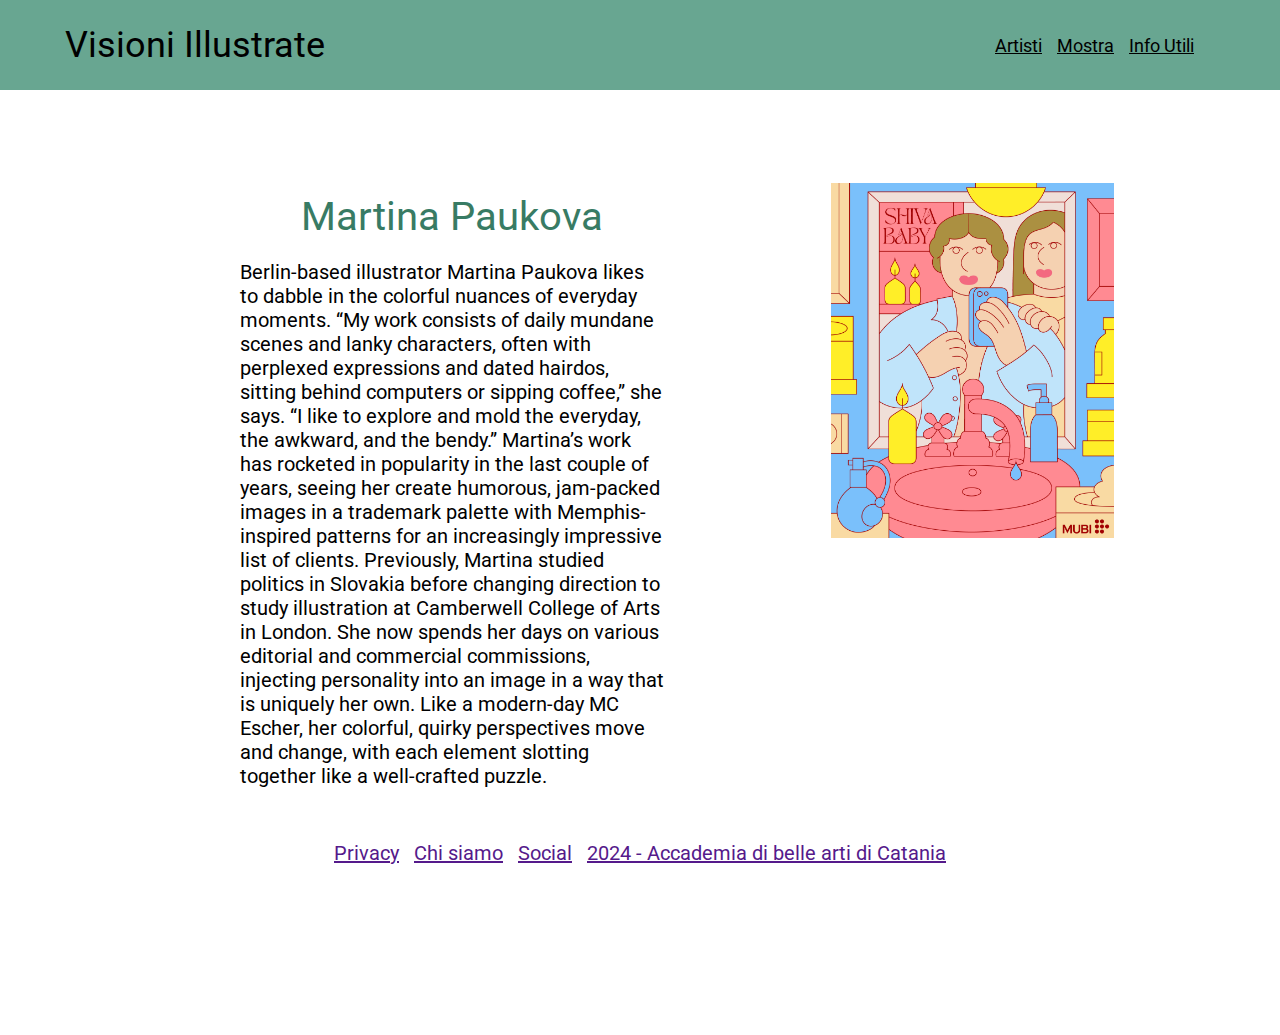
<file: martina paukova.html>
<!DOCTYPE html>
<html lang="en">
<head>
    <meta charset="UTF-8">
    <meta name="viewport" content="width=device-width, initial-scale=1.0">
    <title>Visioni Illustrate</title>
    <link rel="stylesheet" href="css/style.css">
    <link rel="preconnect" href="https://fonts.googleapis.com">
    <link rel="preconnect" href="https://fonts.gstatic.com" crossorigin>
    <link href="https://fonts.googleapis.com/css2?family=Roboto:ital,wght@0,100;0,300;0,400;0,500;0,700;0,900;1,100;1,300;1,400;1,500;1,700;1,900&display=swap" rel="stylesheet">
</head>
<body>
    <header> 
      <div class="contenitore"> 
        <a href="index.html" class="home">Visioni Illustrate</a>
      <nav> 
        <ul>
    <li><a href="artisti.html">Artisti</a></li>
    <li><a href="mostra.html">Mostra</a></li>
    <li><a href="info utili.html">Info Utili</a></li>
        </ul>
      </nav>
    </div>
    </header>

<section class="artista">
    <div class="cartella">
        <h1>Martina Paukova</h1>
        <p>Berlin-based illustrator Martina Paukova likes to dabble in the colorful nuances of everyday moments. “My work consists of daily mundane scenes and lanky characters, often with perplexed expressions and dated hairdos, sitting behind computers or sipping coffee,” she says. “I like to explore and mold the everyday, the awkward, and the bendy.” Martina’s work has rocketed in popularity in the last couple of years, seeing her create humorous, jam-packed images in a trademark palette with Memphis-inspired patterns for an increasingly impressive list of clients. Previously, Martina studied politics in Slovakia before changing direction to study illustration at Camberwell College of Arts in London. She now spends her days on various editorial and commercial commissions, injecting personality into an image in a way that is uniquely her own. Like a modern-day MC Escher, her colorful, quirky perspectives move and change, with each element slotting together like a well-crafted puzzle.</p>
    </div>
     <div class="immartistauno">
        <img src="immagini es mostra/AP_Martina_Paukova_MUBI-scaled.jpg">
     </div>
    
    </section>

    <footer>
        <nav> 
            <ul> 
                <li><a href="">Privacy</a></li>
                <li><a href="">Chi siamo</a></li>
                <li><a href="">Social</a></li>
                <li><a href="">2024 - Accademia di belle arti di Catania </a></li>
            </ul>
        </nav>
        </footer
</file>
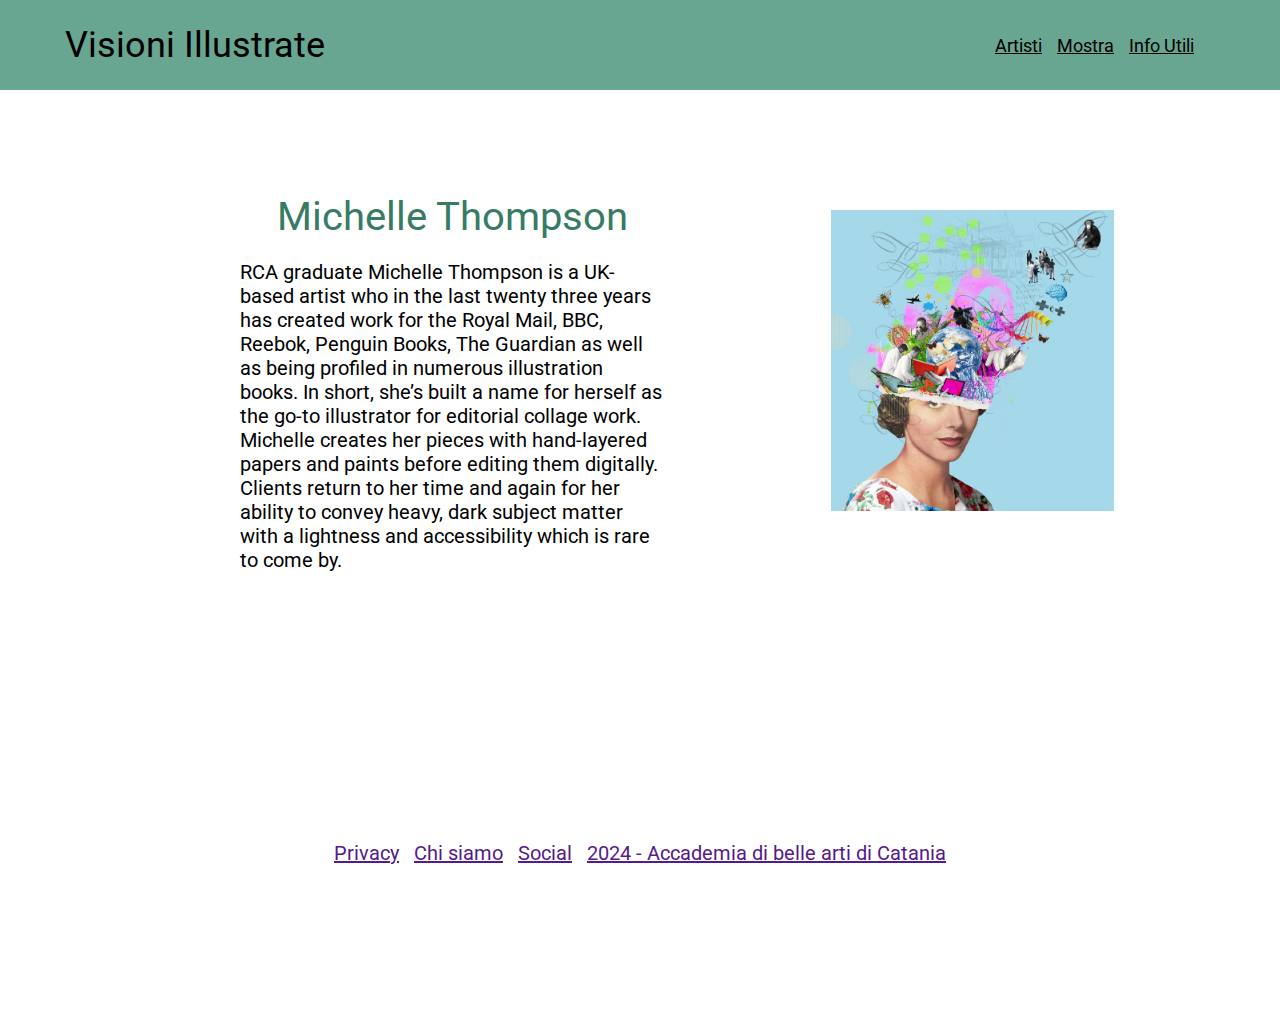
<file: Michelle Thompson.html>
<!DOCTYPE html>
<html lang="en">
<head>
    <meta charset="UTF-8">
    <meta name="viewport" content="width=device-width, initial-scale=1.0">
    <title>Visioni Illustrate</title>
    <link rel="stylesheet" href="css/style.css">
    <link rel="preconnect" href="https://fonts.googleapis.com">
    <link rel="preconnect" href="https://fonts.gstatic.com" crossorigin>
    <link href="https://fonts.googleapis.com/css2?family=Roboto:ital,wght@0,100;0,300;0,400;0,500;0,700;0,900;1,100;1,300;1,400;1,500;1,700;1,900&display=swap" rel="stylesheet">
</head>
<body>
    <header> 
      <div class="contenitore"> 
        <a href="index.html" class="home">Visioni Illustrate</a>
      <nav> 
        <ul>
    <li><a href="artisti.html">Artisti</a></li>
    <li><a href="mostra.html">Mostra</a></li>
    <li><a href="info utili.html">Info Utili</a></li>
        </ul>
      </nav>
    </div>
    </header>

<section class="artista">
    <div class="cartella">
        <h1>Michelle Thompson</h1>
        <p>RCA graduate Michelle Thompson is a UK-based artist who in the last twenty three years has created work for the Royal Mail, BBC, Reebok, Penguin Books, The Guardian as well as being profiled in numerous illustration books. In short, she’s built a name for herself as the go-to illustrator for editorial collage work. Michelle creates her pieces with hand-layered papers and paints before editing them digitally. Clients return to her time and again for her ability to convey heavy, dark subject matter with a lightness and accessibility which is rare to come by.</p>
    </div>
     <div class="immartistauno">
        <img src="immagini es mostra/Handsome-Frank-Michelle Thompson (3).jpg">
     </div>
    
    </section>

    <footer>
        <nav> 
            <ul> 
                <li><a href="">Privacy</a></li>
                <li><a href="">Chi siamo</a></li>
                <li><a href="">Social</a></li>
                <li><a href="">2024 - Accademia di belle arti di Catania </a></li>
            </ul>
        </nav>
        </footer
</file>
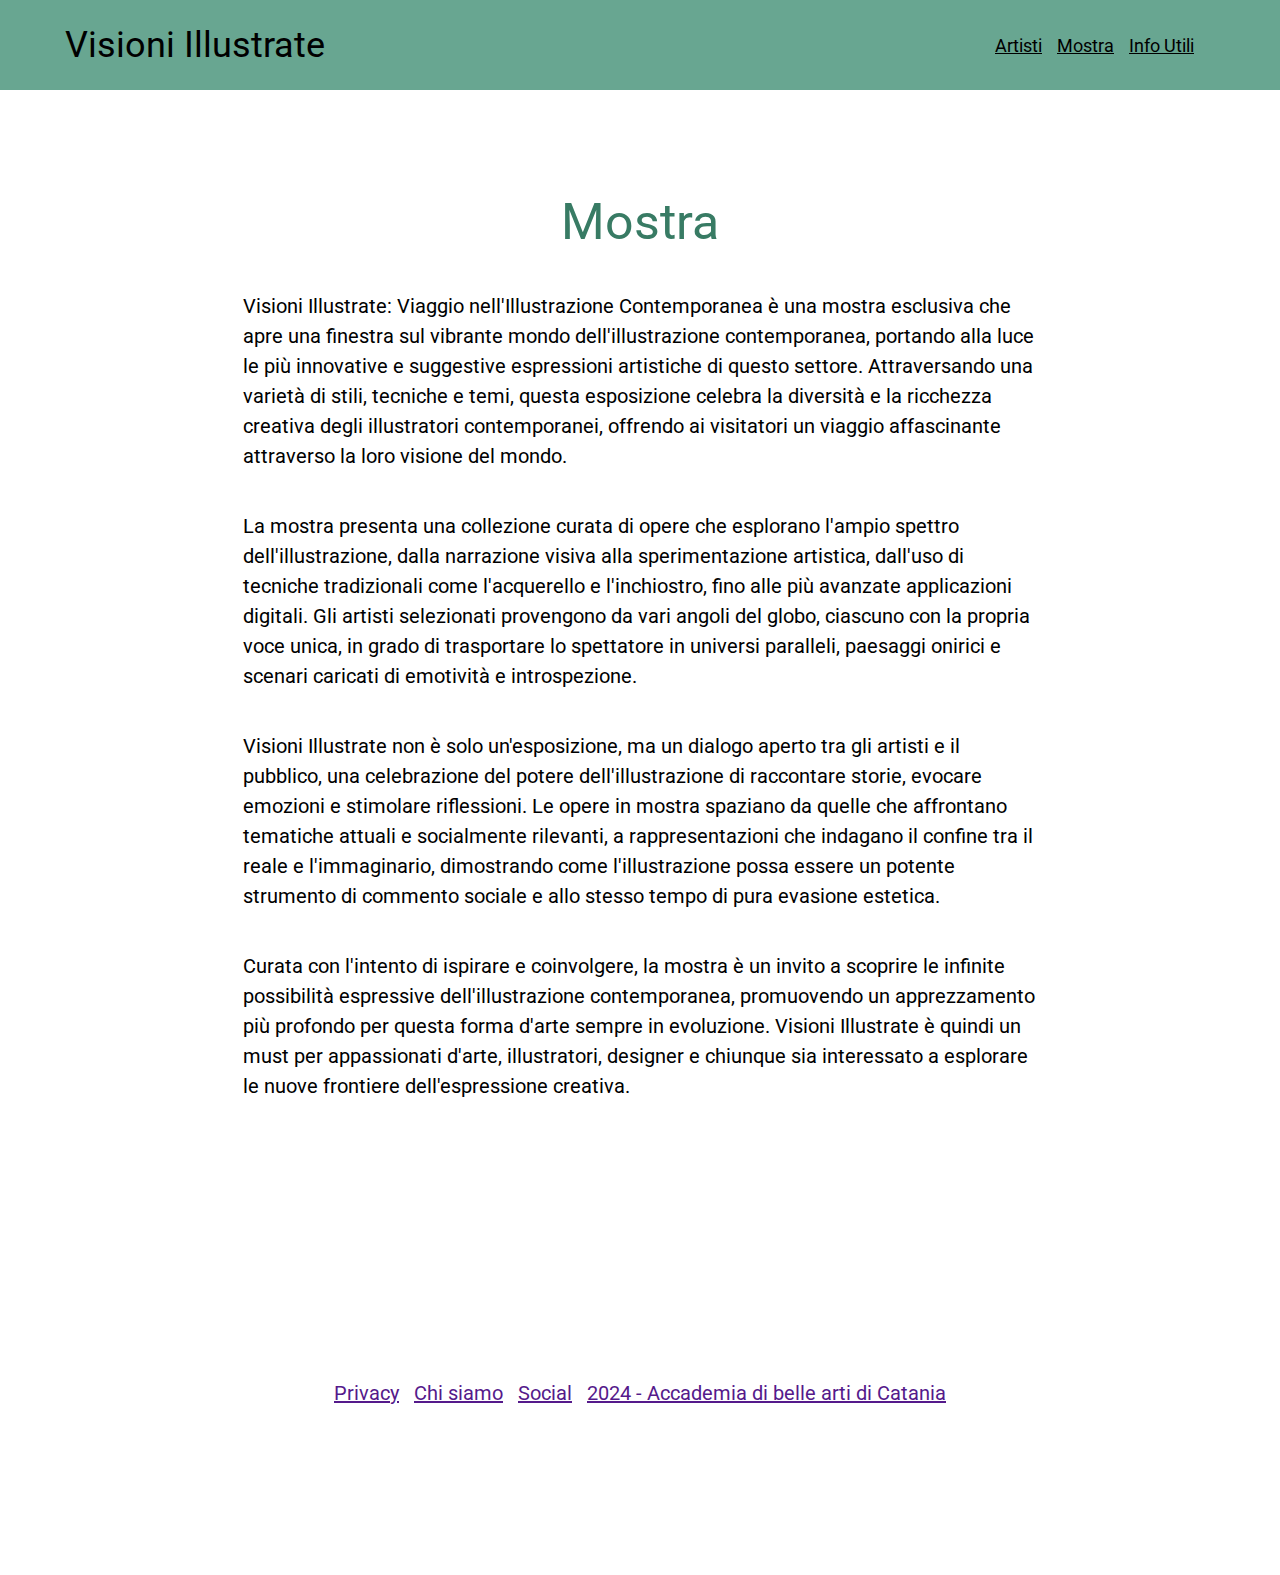
<file: mostra.html>
<!DOCTYPE html>
<html lang="en">
<head>
    <meta charset="UTF-8">
    <meta name="viewport" content="width=device-width, initial-scale=1.0">
    <title>Document</title>
    <link rel="stylesheet" href="css/style.css">
    <link rel="preconnect" href="https://fonts.googleapis.com">
    <link rel="preconnect" href="https://fonts.gstatic.com" crossorigin>
    <link href="https://fonts.googleapis.com/css2?family=Roboto:ital,wght@0,100;0,300;0,400;0,500;0,700;0,900;1,100;1,300;1,400;1,500;1,700;1,900&display=swap" rel="stylesheet">
</head>
<body>
    <header> 
        <div class="contenitore"> 
          <a href="index.html" class="home">Visioni Illustrate</a>
        <nav> 
          <ul>
      <li><a href="artisti.html">Artisti</a></li>
      <li><a href="mostra.html">Mostra</a></li>
      <li><a href="info utili.html">Info Utili</a></li>
          </ul>
        </nav>
      </div>
      </header>
      
      <div class="titolomostra">
      <p>Mostra</p>
      </div>

     <section class="testomostra">
     <div class="primoparagrafo">
     <p>
        Visioni Illustrate: Viaggio nell'Illustrazione Contemporanea è una mostra esclusiva che apre una finestra sul vibrante mondo dell'illustrazione contemporanea, portando alla luce le più innovative e suggestive espressioni artistiche di questo settore. Attraversando una varietà di stili, tecniche e temi, questa esposizione celebra la diversità e la ricchezza creativa degli illustratori contemporanei, offrendo ai visitatori un viaggio affascinante attraverso la loro visione del mondo.
     </p>
     </div>

     <div class="secondoparagrafo">
     <p>
     La mostra presenta una collezione curata di opere che esplorano l'ampio spettro dell'illustrazione, dalla narrazione visiva alla sperimentazione artistica, dall'uso di tecniche tradizionali come l'acquerello e l'inchiostro, fino alle più avanzate applicazioni digitali. Gli artisti selezionati provengono da vari angoli del globo, ciascuno con la propria voce unica, in grado di trasportare lo spettatore in universi paralleli, paesaggi onirici e scenari caricati di emotività e introspezione.
     </p>
     </div>

     <div class="terzoparagrafo">
     <p>
     Visioni Illustrate non è solo un'esposizione, ma un dialogo aperto tra gli artisti e il pubblico, una celebrazione del potere dell'illustrazione di raccontare storie, evocare emozioni e stimolare riflessioni. Le opere in mostra spaziano da quelle che affrontano tematiche attuali e socialmente rilevanti, a rappresentazioni che indagano il confine tra il reale e l'immaginario, dimostrando come l'illustrazione possa essere un potente strumento di commento sociale e allo stesso tempo di pura evasione estetica.
     </p>
     </div>

     <div class="quartoparagrafo">
     <p>
     Curata con l'intento di ispirare e coinvolgere, la mostra è un invito a scoprire le infinite possibilità espressive dell'illustrazione contemporanea, promuovendo un apprezzamento più profondo per questa forma d'arte sempre in evoluzione. Visioni Illustrate è quindi un must per appassionati d'arte, illustratori, designer e chiunque sia interessato a esplorare le nuove frontiere dell'espressione creativa.
     </p>
     </div>
     </section>
      
        <footer>
        <nav> 
            <ul> 
                <li><a href="">Privacy</a></li>
                <li><a href="">Chi siamo</a></li>
                <li><a href="">Social</a></li>
                <li><a href="">2024 - Accademia di belle arti di Catania </a></li>
            </ul>
        </nav>
        </footer>   
    
</body>
</html>
</file>
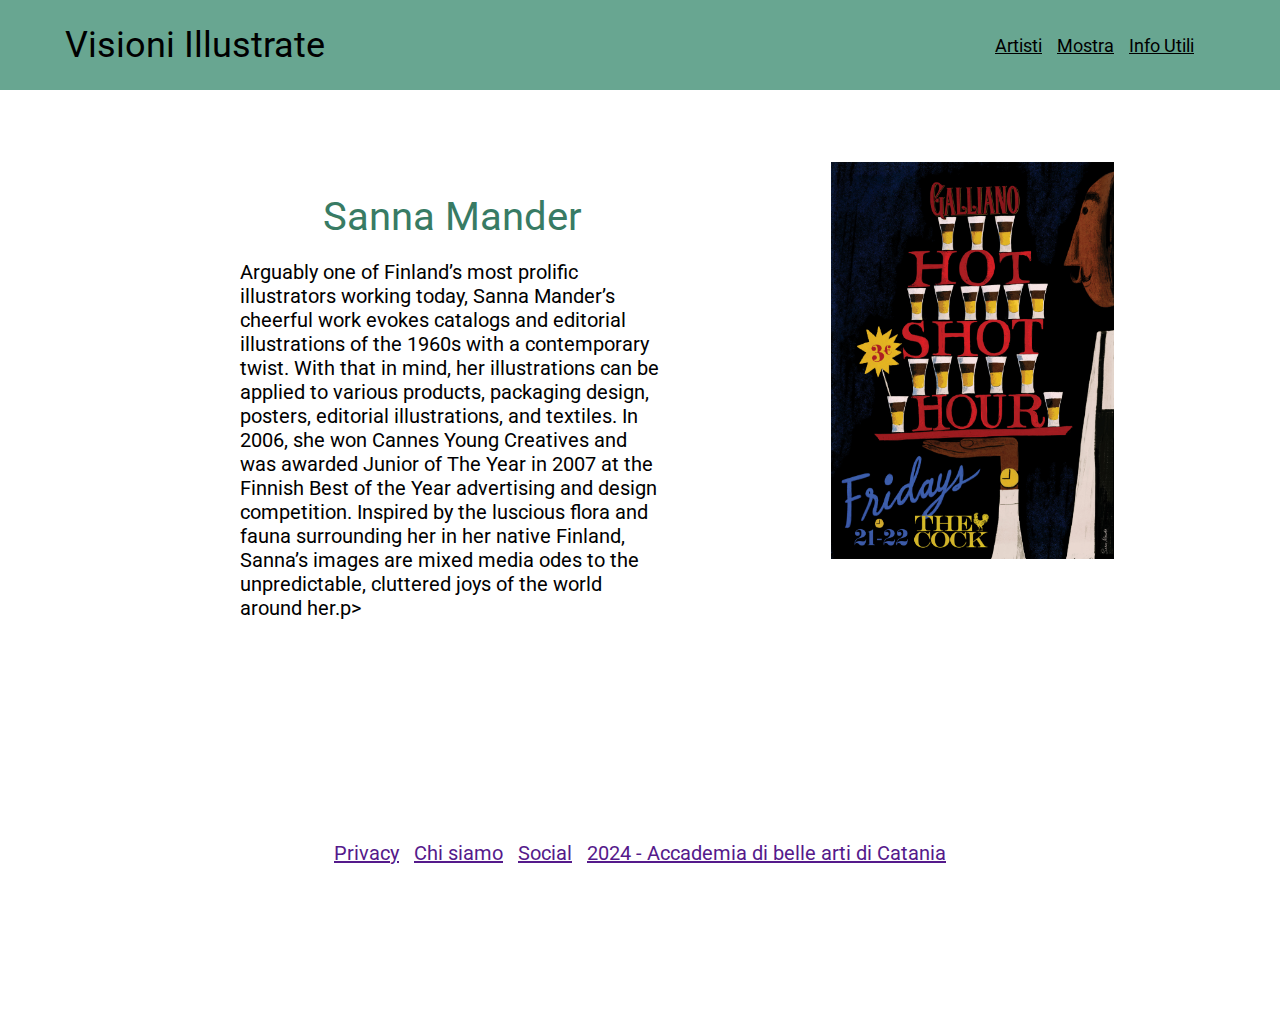
<file: Sanna Mander.html>
<!DOCTYPE html>
<html lang="en">
<head>
    <meta charset="UTF-8">
    <meta name="viewport" content="width=device-width, initial-scale=1.0">
    <title>Visioni Illustrate</title>
    <link rel="stylesheet" href="css/style.css">
    <link rel="preconnect" href="https://fonts.googleapis.com">
    <link rel="preconnect" href="https://fonts.gstatic.com" crossorigin>
    <link href="https://fonts.googleapis.com/css2?family=Roboto:ital,wght@0,100;0,300;0,400;0,500;0,700;0,900;1,100;1,300;1,400;1,500;1,700;1,900&display=swap" rel="stylesheet">
</head>
<body>
    <header> 
      <div class="contenitore"> 
        <a href="index.html" class="home">Visioni Illustrate</a>
      <nav> 
        <ul>
    <li><a href="artisti.html">Artisti</a></li>
    <li><a href="mostra.html">Mostra</a></li>
    <li><a href="info utili.html">Info Utili</a></li>
        </ul>
      </nav>
    </div>
    </header>

<section class="artista">
    <div class="cartella">
        <h1>Sanna Mander</h1>
        <p>Arguably one of Finland’s most prolific illustrators working today, Sanna Mander’s cheerful work evokes catalogs and editorial illustrations of the 1960s with a contemporary twist. With that in mind, her illustrations can be applied to various products, packaging design, posters, editorial illustrations, and textiles. In 2006, she won Cannes Young Creatives and was awarded Junior of The Year in 2007 at the Finnish Best of the Year advertising and design competition. Inspired by the luscious flora and fauna surrounding her in her native Finland, Sanna’s images are mixed media odes to the unpredictable, cluttered joys of the world around her.p>
    </div>
     <div class="immartistauno">
        <img src="immagini es mostra/AP_Sanna_Mander_thecock-hotshots_2x-scaled.jpg">
     </div>
    
    </section>

    <footer>
        <nav> 
            <ul> 
                <li><a href="">Privacy</a></li>
                <li><a href="">Chi siamo</a></li>
                <li><a href="">Social</a></li>
                <li><a href="">2024 - Accademia di belle arti di Catania </a></li>
            </ul>
        </nav>
        </footer
</file>
<file: css/style.css>
body {
    background-color: white;
    color: black;
    font-size: 20px;
    font-style: "Roboto";
    margin: 0;
}

h1, h2, h3, ul, p {
    margin: 0;
    padding: 0;
} 

img {
    max-width: 100%;
}

.contenitore {
    background-color: #68A691;
    display: flex;
    justify-content: space-between;
    align-items: center;
    padding: 0 86px 0 65px;
    font-family: "Roboto";
    height: 90px;
    max-width: 100%;
}

header .home
{color: black;
font-size: 36px;
text-decoration: none
;}



header nav ul {
display: flex;
gap: 15px; 
list-style-type: none;
font-family: "Roboto"; 

}

header a {
color: black;
font-size: 18px;
}

.testidue h1
{
color: #387B64;
text-align: left;
font-size: 90px; 
line-height: 100%;
margin-left: 161px;
margin-bottom: 105px;
margin-top: 289px;
font-family: "Roboto";
}

.testidue h2

{color: #387B64;
    text-align: left;
    font: size 30px;
    font-weight: normal;
    margin-top: 150px;
    margin-left: 206px;
    font-family: "Roboto";
}

.primafoto
{display: flex;}

.primafoto img
{
height: 430px;
width: 329px;
object-fit: cover;
font-family: "Roboto";
}

.fotoiniziale
{
margin: auto;    
}

.titoloinaugurazione 
{
    color: #387B64;
    text-align: center;
    font-size: 50px;
    font-weight: normal;
    margin-top: 218px;
    font-family:"Roboto";
}

.testoinaugurazione
{
justify-content: center;
margin: 35px 200px 0 200px;
color: #000;
font-family: "Roboto";
font-size: 20px;
line-height: 30px;
}

footer nav ul
{
display: flex;
 gap: 15px; 
list-style-type: none;
font-family: "Roboto"; 
justify-content: center;
margin-top: 280px;
margin-bottom: 170px;
}

.home-artisti {
    display: flex;
    flex-direction: column;
    align-items: center;
}

.home-artisti h1
{
color: #387B64;
font-size: 50px;
font-weight: normal;
margin-top: 103px;
font-family: "Roboto";
text-align: center;
margin-bottom: 65px;
}

.home-artisti p {
color: #000;
font-family:"Roboto";
font-size: 20px;
line-height: 30px;
width: 795px}

section.artisticonfoto
{
max-width: 1300px;
margin: 50px 180px 180px 180px;
gap: 120px; 
display: grid;
grid-template-columns: repeat(3, 3fr);
}

section.artisticonfoto h2 a
{
display: flex;
text-align: center;
color: #387B64;
justify-content: center;
text-decoration: none;
margin: auto;
align-items: center;
width: 100%;
font-size: 20px;
}

section.artisticonfoto img
{
    display: flex;
    height: 300px;
    width: 100%;
    object-fit: cover;

}

section.artisticonfoto h2
{
font-family: "Roboto";
text-align: left;
font-size: 20px;
font-style: normal;
font-weight: 400;
line-height: 25px;
padding-bottom: 37px;
}

section.artisticonfoto div{
    display: flex;
    flex-direction: column;
}

.fotodue
{
    width: 224px;
height: 294px;
flex-shrink: 0;
}
.titolomostra
{color: #387B64;
text-align: center;
font-size: 50px;
font-weight: normal;
margin-top: 103px;
 font-family: "Roboto";}

.primoparagrafo
{justify-content: center;
margin: auto;
color: #000;
font-family: "Roboto";
font-size: 20px;
line-height: 30px;
margin-top: 40px;
width: 795px;
line-height: 1.5}

.secondoparagrafo
{justify-content: center;
margin: auto;
color: #000;
font-family: "Roboto";
font-size: 20px;
line-height: 30px;
margin-top: 40px;
width: 795px;
line-height: 1.5 }

.terzoparagrafo
{justify-content: center;
margin: auto;
color: #000;
font-family: "Roboto";
font-size: 20px;
line-height: 30px;
margin-top: 40px;
width: 795px;
line-height: 1.5 }

 .quartoparagrafo
{justify-content: center;
margin: auto;
color: #000;
font-family:"Roboto";
font-size: 20px;
line-height: 30px;
margin-top: 40px;
width: 795px;
line-height: 1.5 }

.comearrivare 
{color: #387B64;
text-align: center;
font-size: 30px;
font-weight: normal;
margin-top: 103px;
font-family: "Roboto";}

.indirizzo
{justify-content: center;
margin: 340px 200px 0 305px;
color: #000;
font-family: "Roboto";
font-size: 20px;
line-height: 30px;
margin-top: 40px;
width: 795px;
color: #000;
text-align: center;
font-family:"Roboto";
font-size: 20px;
font-weight: 400;
}

.laboratoriobambini
{color: #387B64;
text-align: center;
font-size: 30px;
font-weight: normal;
margin-top: 103px;
font-family:"Roboto";
}

.testolaboratorio
{justify-content: center;
margin: 340px 200px 0 305px;
color: #000;
font-family: "Roboto";
font-size: 20px;
line-height: 30px;
margin-top: 40px;
width: 795px;}



.artista h1
{color: #387B64;
text-align: center;
font-size: 40px;
font-weight: 400;
margin-top: 103px;
font-family: "Roboto";
line-height: normal;}
.immartistauno {
width: 283px;
height: 401px;
}

.artista {
    display: grid;
    grid-template-columns: 1fr 1fr;
column-gap:0px;
font-family: "Roboto";
}

.cartella {
    margin-left: 240px;
    width: 424px;
height: 289px;
flex-shrink: 0;
}

.cartella h1
{
   margin-bottom: 20px;
}

.immartistauno {
    margin: auto;
    display: flex;
    align-items: center;
    justify-content: center;
    margin-top: 70px;
}

@media (max-width: 600px) {


.artisticonfoto {

    grid-template-columns: 1fr;
    width: 300px;
    margin: auto;
    row-gap: 50px;
    margin-top: 100px;
    margin-bottom: 100px;

}
.artisticonfoto div {
    margin: auto;
}
header nav ul {
flex-direction: column;
gap: 0;
}
}
</file>
